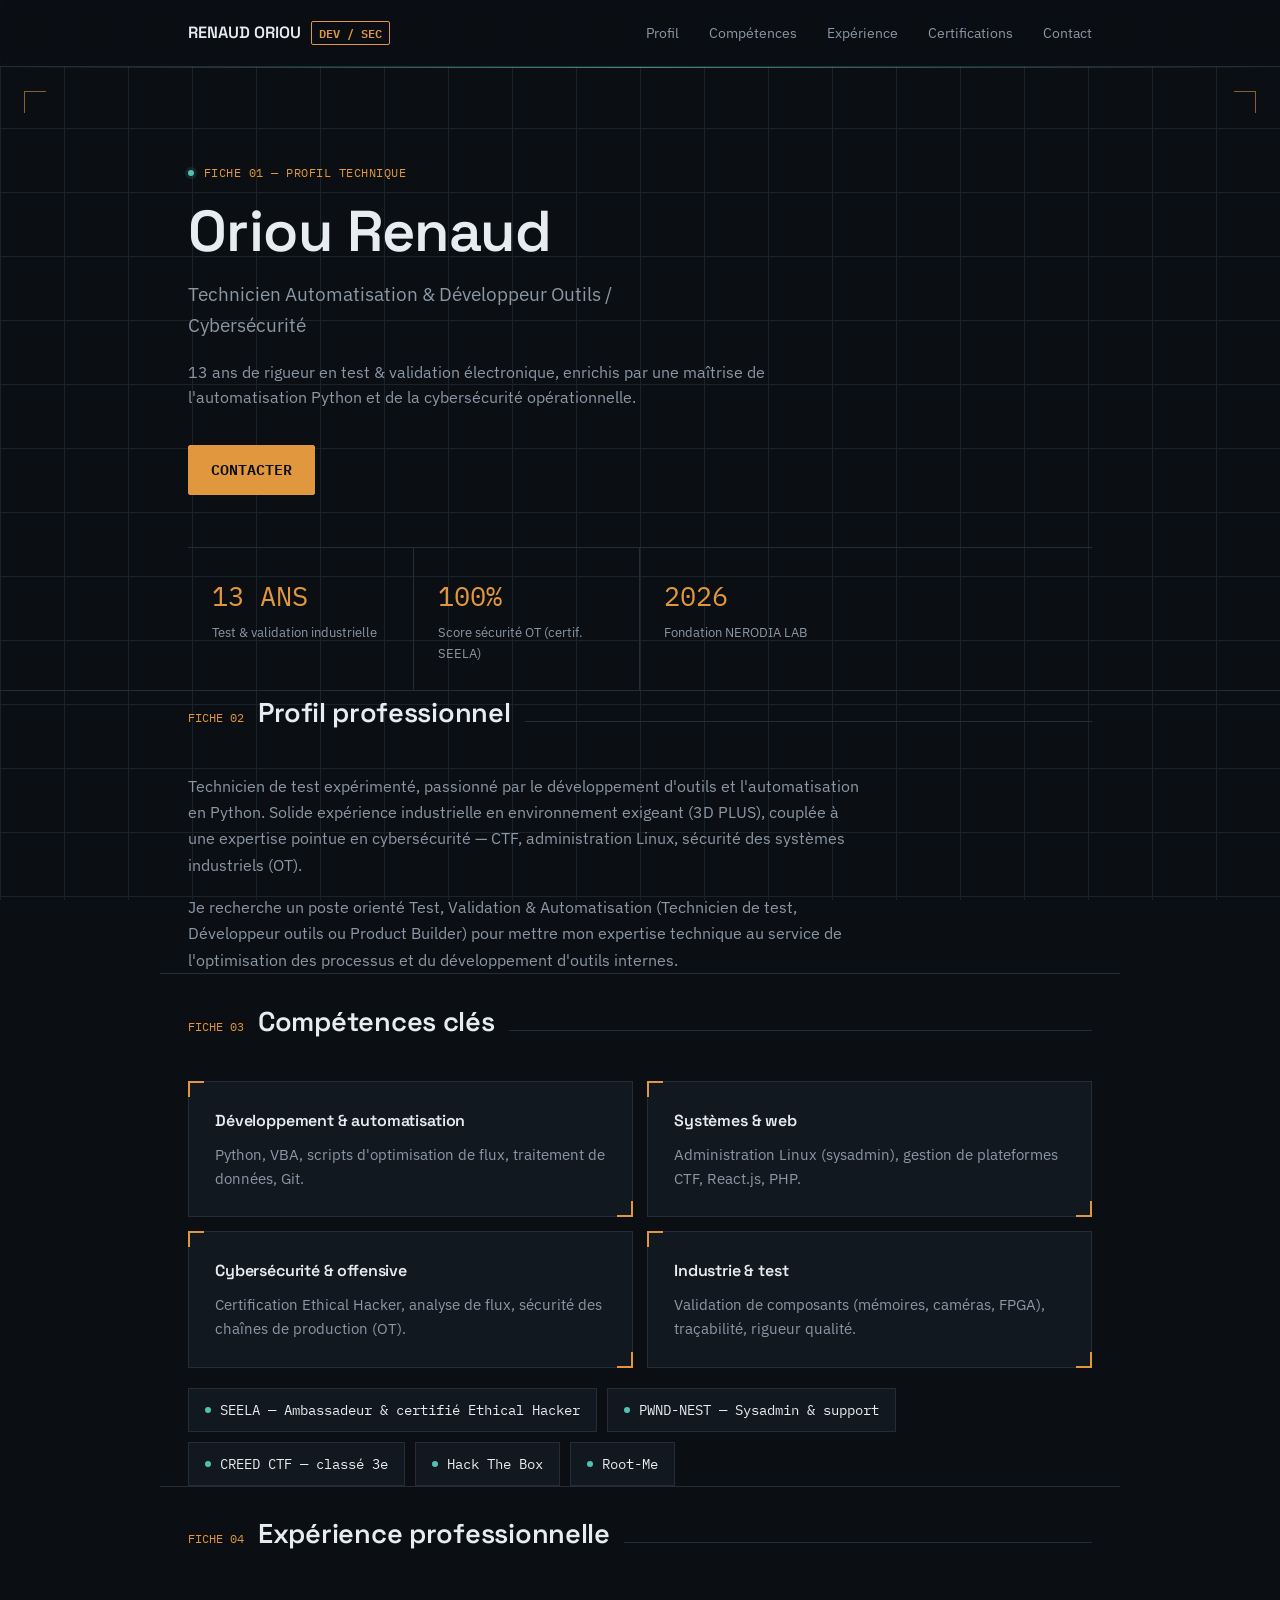
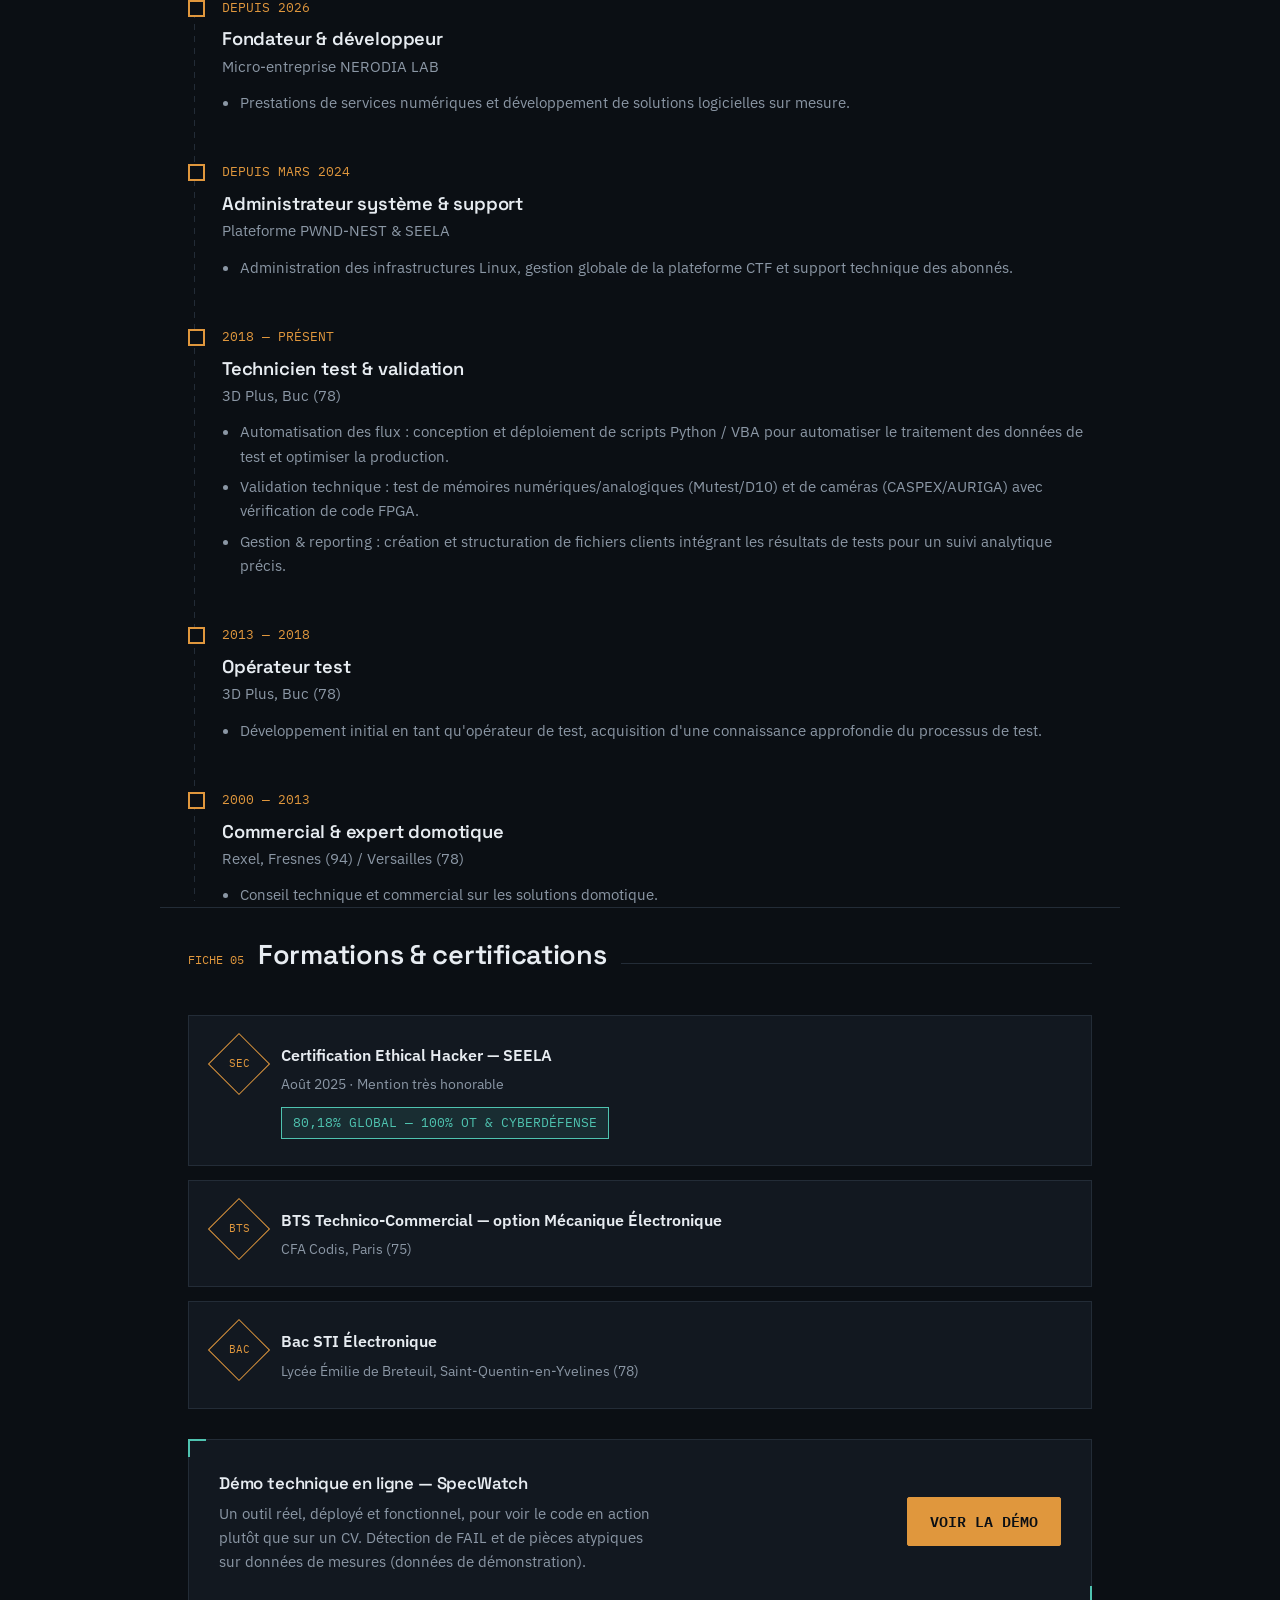
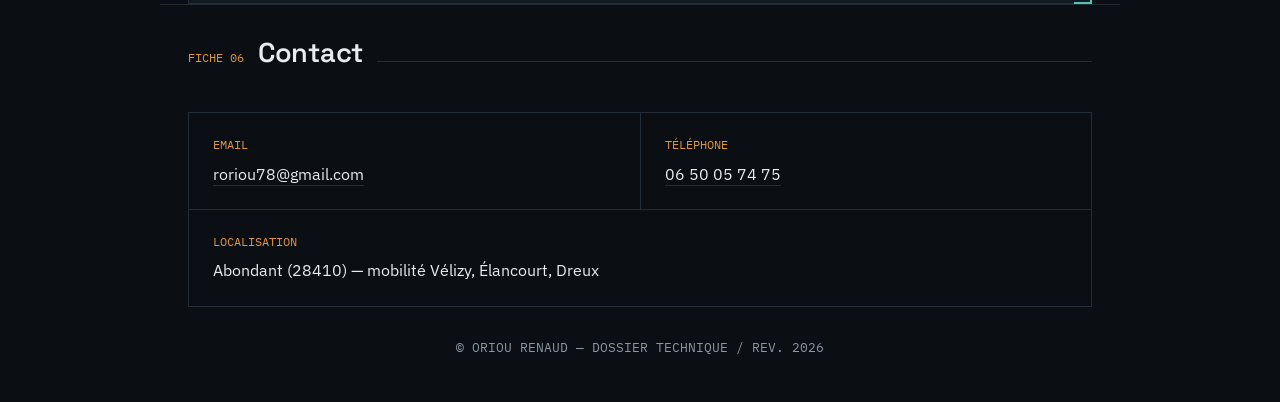
<file: index.html>
<!DOCTYPE html>
<html lang="fr">
<head>
<meta charset="UTF-8">
<meta name="viewport" content="width=device-width, initial-scale=1.0">
<title>Renaud Oriou — Technicien Automatisation & Développeur Outils / Cybersécurité</title>
<meta name="description" content="Portfolio de Renaud Oriou — technicien test & validation, développeur d'outils Python, cybersécurité.">
<link rel="preconnect" href="https://fonts.googleapis.com">
<link rel="preconnect" href="https://fonts.gstatic.com" crossorigin>
<link href="https://fonts.googleapis.com/css2?family=Space+Grotesk:wght@500;600;700&family=IBM+Plex+Sans:wght@400;500;600&family=IBM+Plex+Mono:wght@400;500&display=swap" rel="stylesheet">
<style>
  :root{
    --bg:#0B0F14;
    --panel:#121820;
    --panel-2:#161D27;
    --ink:#E7ECF1;
    --ink-dim:#8B97A5;
    --line:#232C37;
    --line-soft:#1A222C;
    --amber:#E0973D;
    --amber-soft:rgba(224,151,61,0.12);
    --cyan:#4FC3B0;
    --cyan-soft:rgba(79,195,176,0.12);
  }
  *{margin:0;padding:0;box-sizing:border-box;}
  html{scroll-behavior:smooth;}
  body{
    background:var(--bg);
    color:var(--ink);
    font-family:'IBM Plex Sans',system-ui,sans-serif;
    font-size:16px;
    line-height:1.6;
    background-image:
      linear-gradient(var(--line-soft) 1px, transparent 1px),
      linear-gradient(90deg, var(--line-soft) 1px, transparent 1px);
    background-size:64px 64px;
    background-attachment:fixed;
  }
  @media (prefers-reduced-motion: reduce){
    html{scroll-behavior:auto;}
    *{animation-duration:0.001ms !important; transition-duration:0.001ms !important;}
  }
  h1,h2,h3{
    font-family:'Space Grotesk','IBM Plex Sans',sans-serif;
    font-weight:600;
    letter-spacing:-0.01em;
    color:var(--ink);
  }
  .mono{ font-family:'IBM Plex Mono', monospace; }
  a{color:inherit;}
  :focus-visible{outline:2px solid var(--amber); outline-offset:3px;}
  .wrap{max-width:960px; margin:0 auto; padding:0 28px;}

  /* ---------- Nav ---------- */
  header.site{
    position:sticky; top:0; z-index:50;
    background:rgba(11,15,20,0.86);
    backdrop-filter:blur(8px);
    border-bottom:1px solid var(--line);
  }
  nav.wrap{ display:flex; align-items:center; justify-content:space-between; height:66px; }
  .brand{ font-family:'Space Grotesk',sans-serif; font-weight:600; font-size:1.02rem; display:flex; align-items:center; gap:10px; }
  .brand .tag{ font-family:'IBM Plex Mono',monospace; font-size:0.72rem; color:var(--amber); border:1px solid var(--amber); padding:2px 7px; border-radius:2px; }
  nav ul{ display:flex; gap:30px; list-style:none; }
  nav a{ font-size:0.88rem; text-decoration:none; color:var(--ink-dim); padding:4px 0; border-bottom:1px solid transparent; transition:color .15s, border-color .15s; }
  nav a:hover{ color:var(--ink); border-color:var(--amber); }
  .nav-toggle{ display:none; background:none; border:1px solid var(--line); border-radius:4px; padding:8px 10px; color:var(--ink); }

  /* ---------- Hero ---------- */
  .hero{ position:relative; padding:96px 0 0; border-bottom:1px solid var(--line); overflow:hidden; }
  .hero .grid-frame{ position:absolute; inset:0; pointer-events:none; }
  .hero .corner{ position:absolute; width:22px; height:22px; border:1px solid var(--amber); opacity:0.6; }
  .hero .corner.tl{ top:24px; left:24px; border-right:none; border-bottom:none; }
  .hero .corner.tr{ top:24px; right:24px; border-left:none; border-bottom:none; }
  .hero-inner{ position:relative; padding-bottom:52px; }
  .hero .ref{ font-size:0.78rem; color:var(--amber); letter-spacing:0.04em; margin-bottom:18px; display:flex; align-items:center; gap:10px; }
  .hero .ref .blip{ width:6px; height:6px; border-radius:50%; background:var(--cyan); box-shadow:0 0 0 3px var(--cyan-soft); animation:pulse 2.4s ease-in-out infinite; }
  @keyframes pulse{ 0%,100%{opacity:1;} 50%{opacity:0.35;} }
  .hero h1{ font-size:clamp(2.3rem, 6vw, 3.6rem); line-height:1.05; max-width:16ch; }
  .hero .role{ margin-top:18px; font-size:1.18rem; color:var(--ink-dim); max-width:48ch; }
  .hero .lead{ margin-top:20px; max-width:60ch; color:var(--ink-dim); font-size:1rem; }
  .hero .actions{ margin-top:34px; display:flex; gap:14px; flex-wrap:wrap; }
  .btn{ display:inline-flex; align-items:center; gap:8px; padding:12px 22px; border-radius:2px; font-size:0.92rem; font-weight:600; text-decoration:none; border:1px solid var(--amber); transition:transform .15s ease, background .15s ease, color .15s ease; font-family:'IBM Plex Mono',monospace; }
  .btn.primary{ background:var(--amber); color:#0B0F14; }
  .btn.primary:hover{ transform:translateY(-1px); box-shadow:0 0 0 3px var(--amber-soft); }
  .btn.ghost{ background:transparent; color:var(--ink); border-color:var(--line); }
  .btn.ghost:hover{ border-color:var(--amber); color:var(--amber); }

  /* stat strip */
  .stats{ display:grid; grid-template-columns:repeat(4,1fr); border-top:1px solid var(--line); }
  .stat{ padding:26px 24px; border-right:1px solid var(--line); }
  .stat:last-child{ border-right:none; }
  .stat .num{ font-family:'IBM Plex Mono',monospace; font-size:1.7rem; color:var(--amber); }
  .stat .lbl{ margin-top:6px; font-size:0.8rem; color:var(--ink-dim); }

  .scanline{ position:absolute; left:0; right:0; top:0; height:1px; background:linear-gradient(90deg, transparent, var(--cyan), transparent); animation:scan 4s linear infinite; opacity:0.7; }
  @keyframes scan{ 0%{ top:0%; } 100%{ top:100%; } }

  /* ---------- Sections generic ---------- */
  section{ padding:72px 0; border-bottom:1px solid var(--line); }
  .section-head{ display:flex; align-items:baseline; gap:14px; margin-bottom:38px; }
  .section-head .doc{ font-family:'IBM Plex Mono',monospace; font-size:0.78rem; color:var(--amber); white-space:nowrap; }
  .section-head h2{ font-size:1.7rem; }
  .section-head::after{ content:""; flex:1; height:1px; background:var(--line); }

  /* ---------- Profil ---------- */
  #profil p{ max-width:68ch; color:var(--ink-dim); font-size:1.03rem; }
  #profil p + p{ margin-top:16px; }

  /* ---------- Compétences ---------- */
  .skills-grid{ display:grid; grid-template-columns:repeat(2,1fr); gap:14px; }
  .skill-card{ position:relative; background:var(--panel); border:1px solid var(--line); padding:26px; }
  .skill-card::before{ content:""; position:absolute; top:-1px; left:-1px; width:14px; height:14px; border-top:2px solid var(--amber); border-left:2px solid var(--amber); }
  .skill-card::after{ content:""; position:absolute; bottom:-1px; right:-1px; width:14px; height:14px; border-bottom:2px solid var(--amber); border-right:2px solid var(--amber); }
  .skill-card h3{ font-size:1rem; margin-bottom:9px; }
  .skill-card p{ color:var(--ink-dim); font-size:0.93rem; }

  .platforms{ margin-top:20px; display:flex; flex-wrap:wrap; gap:10px; }
  .platform{ border:1px solid var(--line); background:var(--panel); padding:10px 16px; font-size:0.86rem; display:flex; align-items:center; gap:9px; font-family:'IBM Plex Mono',monospace; }
  .platform .dot{ width:6px; height:6px; border-radius:50%; background:var(--cyan); }

  /* ---------- Expérience (timeline) ---------- */
  .timeline{ position:relative; padding-left:34px; }
  .timeline::before{ content:""; position:absolute; left:6px; top:6px; bottom:6px; width:1px; background:repeating-linear-gradient(var(--line) 0 6px, transparent 6px 12px); }
  .entry{ position:relative; padding-bottom:44px; opacity:0; transform:translateX(-8px); transition:opacity .6s ease, transform .6s ease; }
  .entry.visible{ opacity:1; transform:none; }
  .entry:last-child{ padding-bottom:0; }
  .entry::before{ content:""; position:absolute; left:-34px; top:6px; width:13px; height:13px; background:var(--bg); border:2px solid var(--amber); }
  .entry .period{ font-family:'IBM Plex Mono',monospace; font-size:0.82rem; color:var(--amber); }
  .entry h3{ font-size:1.15rem; margin-top:5px; }
  .entry .org{ color:var(--ink-dim); font-size:0.95rem; margin-bottom:12px; }
  .entry ul{ padding-left:18px; color:var(--ink-dim); font-size:0.95rem; }
  .entry li + li{ margin-top:6px; }

  /* ---------- Certifications ---------- */
  .cert{ position:relative; background:var(--panel); border:1px solid var(--line); padding:26px 28px; margin-bottom:14px; display:flex; gap:20px; align-items:flex-start; }
  .cert .seal{ flex:0 0 auto; width:44px; height:44px; border:1px solid var(--amber); display:flex; align-items:center; justify-content:center; transform:rotate(45deg); }
  .cert .seal span{ transform:rotate(-45deg); font-family:'IBM Plex Mono',monospace; font-size:0.7rem; color:var(--amber); }
  .cert .title{ font-weight:600; font-size:1.02rem; }
  .cert .meta{ color:var(--ink-dim); font-size:0.9rem; margin-top:4px; }
  .cert .score{ display:inline-block; margin-top:12px; font-family:'IBM Plex Mono',monospace; font-size:0.8rem; color:var(--cyan); border:1px solid var(--cyan); background:var(--cyan-soft); padding:5px 11px; }

  /* ---------- Démo technique ---------- */
  .demo-box{ position:relative; border:1px solid var(--line); padding:30px; display:flex; justify-content:space-between; align-items:center; gap:22px; flex-wrap:wrap; background:var(--panel); }
  .demo-box::before{ content:""; position:absolute; top:-1px; left:-1px; width:16px; height:16px; border-top:2px solid var(--cyan); border-left:2px solid var(--cyan); }
  .demo-box::after{ content:""; position:absolute; bottom:-1px; right:-1px; width:16px; height:16px; border-bottom:2px solid var(--cyan); border-right:2px solid var(--cyan); }
  .demo-box h3{ font-size:1.05rem; }
  .demo-box p{ color:var(--ink-dim); font-size:0.92rem; margin-top:6px; max-width:48ch; }
  .badge-soon{ font-family:'IBM Plex Mono',monospace; font-size:0.76rem; color:var(--amber); border:1px solid var(--amber); padding:4px 10px; }

  /* ---------- Contact ---------- */
  #contact{ border-bottom:none; }
  .contact-grid{ display:grid; grid-template-columns:1fr 1fr; gap:1px; background:var(--line); border:1px solid var(--line); }
  .contact-item{ background:var(--bg); padding:22px 24px; }
  .contact-item .label{ font-family:'IBM Plex Mono',monospace; font-size:0.76rem; color:var(--amber); }
  .contact-item .value{ font-size:1.03rem; margin-top:6px; }
  .contact-item a{ text-decoration:none; border-bottom:1px solid var(--line); }
  .contact-item a:hover{ border-color:var(--amber); color:var(--amber); }

  footer{ padding:30px 0 44px; text-align:center; color:var(--ink-dim); font-size:0.82rem; font-family:'IBM Plex Mono',monospace; }

  @media (max-width:720px){
    .skills-grid{ grid-template-columns:1fr; }
    .contact-grid{ grid-template-columns:1fr; }
    .stats{ grid-template-columns:repeat(2,1fr); }
    .stat:nth-child(2){ border-right:none; }
    nav ul{ position:fixed; top:66px; left:0; right:0; background:var(--bg); flex-direction:column; gap:0; border-bottom:1px solid var(--line); max-height:0; overflow:hidden; transition:max-height .25s ease; }
    nav ul.open{ max-height:320px; }
    nav li{ border-top:1px solid var(--line); }
    nav a{ display:block; padding:14px 28px; }
    .nav-toggle{ display:block; }
  }
</style>
</head>
<body>

<header class="site">
  <nav class="wrap">
    <div class="brand">RENAUD ORIOU <span class="tag">DEV / SEC</span></div>
    <button class="nav-toggle" id="navToggle" aria-label="Ouvrir le menu" aria-expanded="false">☰</button>
    <ul id="navMenu">
      <li><a href="#profil">Profil</a></li>
      <li><a href="#competences">Compétences</a></li>
      <li><a href="#experience">Expérience</a></li>
      <li><a href="#certifications">Certifications</a></li>
      <li><a href="#contact">Contact</a></li>
    </ul>
  </nav>
</header>

<main>
  <section class="hero">
    <div class="grid-frame"><span class="corner tl"></span><span class="corner tr"></span></div>
    <div class="scanline"></div>
    <div class="wrap hero-inner">
      <div class="ref"><span class="blip"></span><span class="mono">FICHE 01 — PROFIL TECHNIQUE</span></div>
      <h1>Oriou Renaud</h1>
      <p class="role">Technicien Automatisation &amp; Développeur Outils / Cybersécurité</p>
      <p class="lead">13 ans de rigueur en test &amp; validation électronique, enrichis par une maîtrise de l'automatisation Python et de la cybersécurité opérationnelle.</p>
      <div class="actions">
        <a class="btn primary" href="#contact">CONTACTER</a>
        
      </div>
    </div>
    <div class="wrap">
      <div class="stats">
        <div class="stat"><div class="num mono">13 ANS</div><div class="lbl">Test &amp; validation industrielle</div></div>        
        <div class="stat"><div class="num mono">100%</div><div class="lbl">Score sécurité OT (certif. SEELA)</div></div>
        <div class="stat"><div class="num mono">2026</div><div class="lbl">Fondation NERODIA LAB</div></div>
      </div>
    </div>
  </section>

  <section id="profil" class="wrap">
    <div class="section-head"><span class="doc mono">FICHE 02</span><h2>Profil professionnel</h2></div>
    <p>Technicien de test expérimenté, passionné par le développement d'outils et l'automatisation en Python. Solide expérience industrielle en environnement exigeant (3D PLUS), couplée à une expertise pointue en cybersécurité — CTF, administration Linux, sécurité des systèmes industriels (OT).</p>
    <p>Je recherche un poste orienté Test, Validation & Automatisation (Technicien de test, Développeur outils ou Product Builder) pour mettre mon expertise technique au service de l'optimisation des processus et du développement d'outils internes.</p>
  </section>
</br>
  <section id="competences" class="wrap">
    <div class="section-head"><span class="doc mono">FICHE 03</span><h2>Compétences clés</h2></div>
    <div class="skills-grid">
      <div class="skill-card"><h3>Développement &amp; automatisation</h3><p>Python, VBA, scripts d'optimisation de flux, traitement de données, Git.</p></div>
      <div class="skill-card"><h3>Systèmes &amp; web</h3><p>Administration Linux (sysadmin), gestion de plateformes CTF, React.js, PHP.</p></div>
      <div class="skill-card"><h3>Cybersécurité &amp; offensive</h3><p>Certification Ethical Hacker, analyse de flux, sécurité des chaînes de production (OT).</p></div>
      <div class="skill-card"><h3>Industrie &amp; test</h3><p>Validation de composants (mémoires, caméras, FPGA), traçabilité, rigueur qualité.</p></div>
    </div>
    <div class="platforms">
      <span class="platform"><span class="dot"></span>SEELA — Ambassadeur &amp; certifié Ethical Hacker</span>
      <span class="platform"><span class="dot"></span>PWND-NEST — Sysadmin &amp; support</span>
      <span class="platform"><span class="dot"></span>CREED CTF — classé 3e</span>
      <span class="platform"><span class="dot"></span>Hack The Box</span>
      <span class="platform"><span class="dot"></span>Root-Me</span>
    </div>
  </section>
</br>
  <section id="experience" class="wrap">
    <div class="section-head"><span class="doc mono">FICHE 04</span><h2>Expérience professionnelle</h2></div>
    <div class="timeline">
      <div class="entry">
        <span class="period">DEPUIS 2026</span>
        <h3>Fondateur &amp; développeur</h3>
        <div class="org">Micro-entreprise NERODIA LAB</div>
        <ul><li>Prestations de services numériques et développement de solutions logicielles sur mesure.</li></ul>
      </div>
      <div class="entry">
        <span class="period">DEPUIS MARS 2024</span>
        <h3>Administrateur système &amp; support</h3>
        <div class="org">Plateforme PWND-NEST &amp; SEELA</div>
        <ul><li>Administration des infrastructures Linux, gestion globale de la plateforme CTF et support technique des abonnés.</li></ul>
      </div>
      <div class="entry">
        <span class="period">2018 — PRÉSENT</span>
        <h3>Technicien test &amp; validation</h3>
        <div class="org">3D Plus, Buc (78)</div>
        <ul>
          <li>Automatisation des flux : conception et déploiement de scripts Python / VBA pour automatiser le traitement des données de test et optimiser la production.</li>
          <li>Validation technique : test de mémoires numériques/analogiques (Mutest/D10) et de caméras (CASPEX/AURIGA) avec vérification de code FPGA.</li>
          <li>Gestion &amp; reporting : création et structuration de fichiers clients intégrant les résultats de tests pour un suivi analytique précis.</li>
        </ul>
      </div>
      <div class="entry">
        <span class="period">2013 — 2018</span>
        <h3>Opérateur test</h3>
        <div class="org">3D Plus, Buc (78)</div>
        <ul><li>Développement initial en tant qu'opérateur de test, acquisition d'une connaissance approfondie du processus de test.</li></ul>
      </div>
      <div class="entry">
        <span class="period">2000 — 2013</span>
        <h3>Commercial &amp; expert domotique</h3>
        <div class="org">Rexel, Fresnes (94) / Versailles (78)</div>
        <ul><li>Conseil technique et commercial sur les solutions domotique.</li></ul>
      </div>
    </div>
  </section>
</br>
  <section id="certifications" class="wrap">
    <div class="section-head"><span class="doc mono">FICHE 05</span><h2>Formations &amp; certifications</h2></div>
    <div class="cert">
      <div class="seal"><span>SEC</span></div>
      <div>
        <div class="title">Certification Ethical Hacker — SEELA</div>
        <div class="meta">Août 2025 · Mention très honorable</div>
        <span class="score">80,18% GLOBAL — 100% OT &amp; CYBERDÉFENSE</span>
      </div>
    </div>
    <div class="cert">
      <div class="seal"><span>BTS</span></div>
      <div>
        <div class="title">BTS Technico-Commercial — option Mécanique Électronique</div>
        <div class="meta">CFA Codis, Paris (75)</div>
      </div>
    </div>
    <div class="cert">
      <div class="seal"><span>BAC</span></div>
      <div>
        <div class="title">Bac STI Électronique</div>
        <div class="meta">Lycée Émilie de Breteuil, Saint-Quentin-en-Yvelines (78)</div>
      </div>
    </div>

    <div class="demo-box" style="margin-top:30px;">
      <div>
        <h3>Démo technique en ligne — SpecWatch</h3>
        <p>Un outil réel, déployé et fonctionnel, pour voir le code en action plutôt que sur un CV. Détection de FAIL et de pièces atypiques sur données de mesures (données de démonstration).</p>
      </div>
      <a class="btn primary" href="demo-qc-radar.html">VOIR LA DÉMO</a>
    </div>
  </section>
</br>
  <section id="contact" class="wrap">
    <div class="section-head"><span class="doc mono">FICHE 06</span><h2>Contact</h2></div>
    <div class="contact-grid">
      <div class="contact-item">
        <div class="label">EMAIL</div>
        <div class="value"><a href="mailto:roriou78@gmail.com">roriou78@gmail.com</a></div>
      </div>
      <div class="contact-item">
        <div class="label">TÉLÉPHONE</div>
        <div class="value"><a href="tel:+33650057475">06 50 05 74 75</a></div>
      </div>
      <div class="contact-item" style="grid-column: 1 / -1;">
        <div class="label">LOCALISATION</div>
        <div class="value">Abondant (28410) — mobilité Vélizy, Élancourt, Dreux</div>
      </div>
    </div>
  </section>
</main>

<footer>© ORIOU RENAUD — DOSSIER TECHNIQUE / REV. 2026</footer>

<script>
  const toggle = document.getElementById('navToggle');
  const menu = document.getElementById('navMenu');
  toggle.addEventListener('click', () => {
    const open = menu.classList.toggle('open');
    toggle.setAttribute('aria-expanded', open);
  });
  menu.querySelectorAll('a').forEach(a => a.addEventListener('click', () => {
    menu.classList.remove('open');
    toggle.setAttribute('aria-expanded', 'false');
  }));

  const entries = document.querySelectorAll('.entry');
  if ('IntersectionObserver' in window) {
    const io = new IntersectionObserver((items) => {
      items.forEach(item => {
        if (item.isIntersecting) {
          item.target.classList.add('visible');
          io.unobserve(item.target);
        }
      });
    }, { threshold: 0.2 });
    entries.forEach(e => io.observe(e));
  } else {
    entries.forEach(e => e.classList.add('visible'));
  }
</script>

</body>
</html>
</file>
